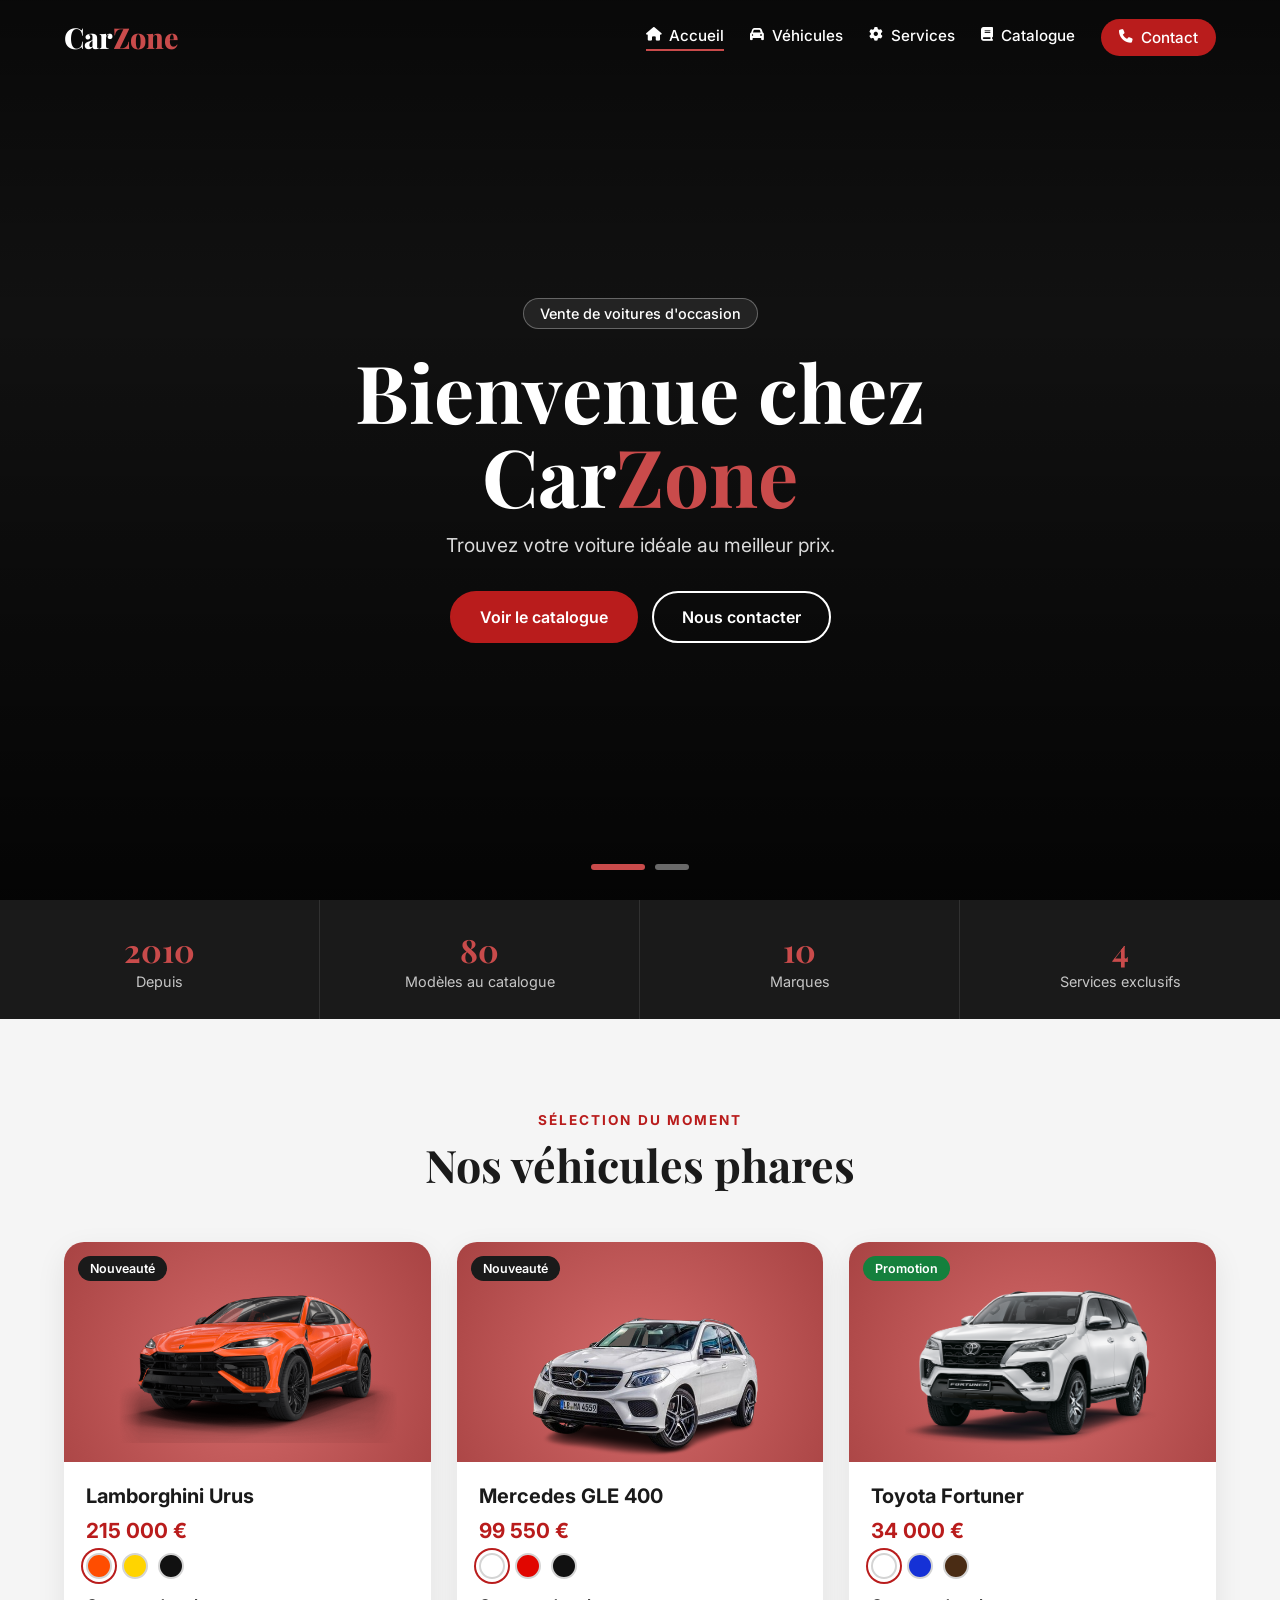
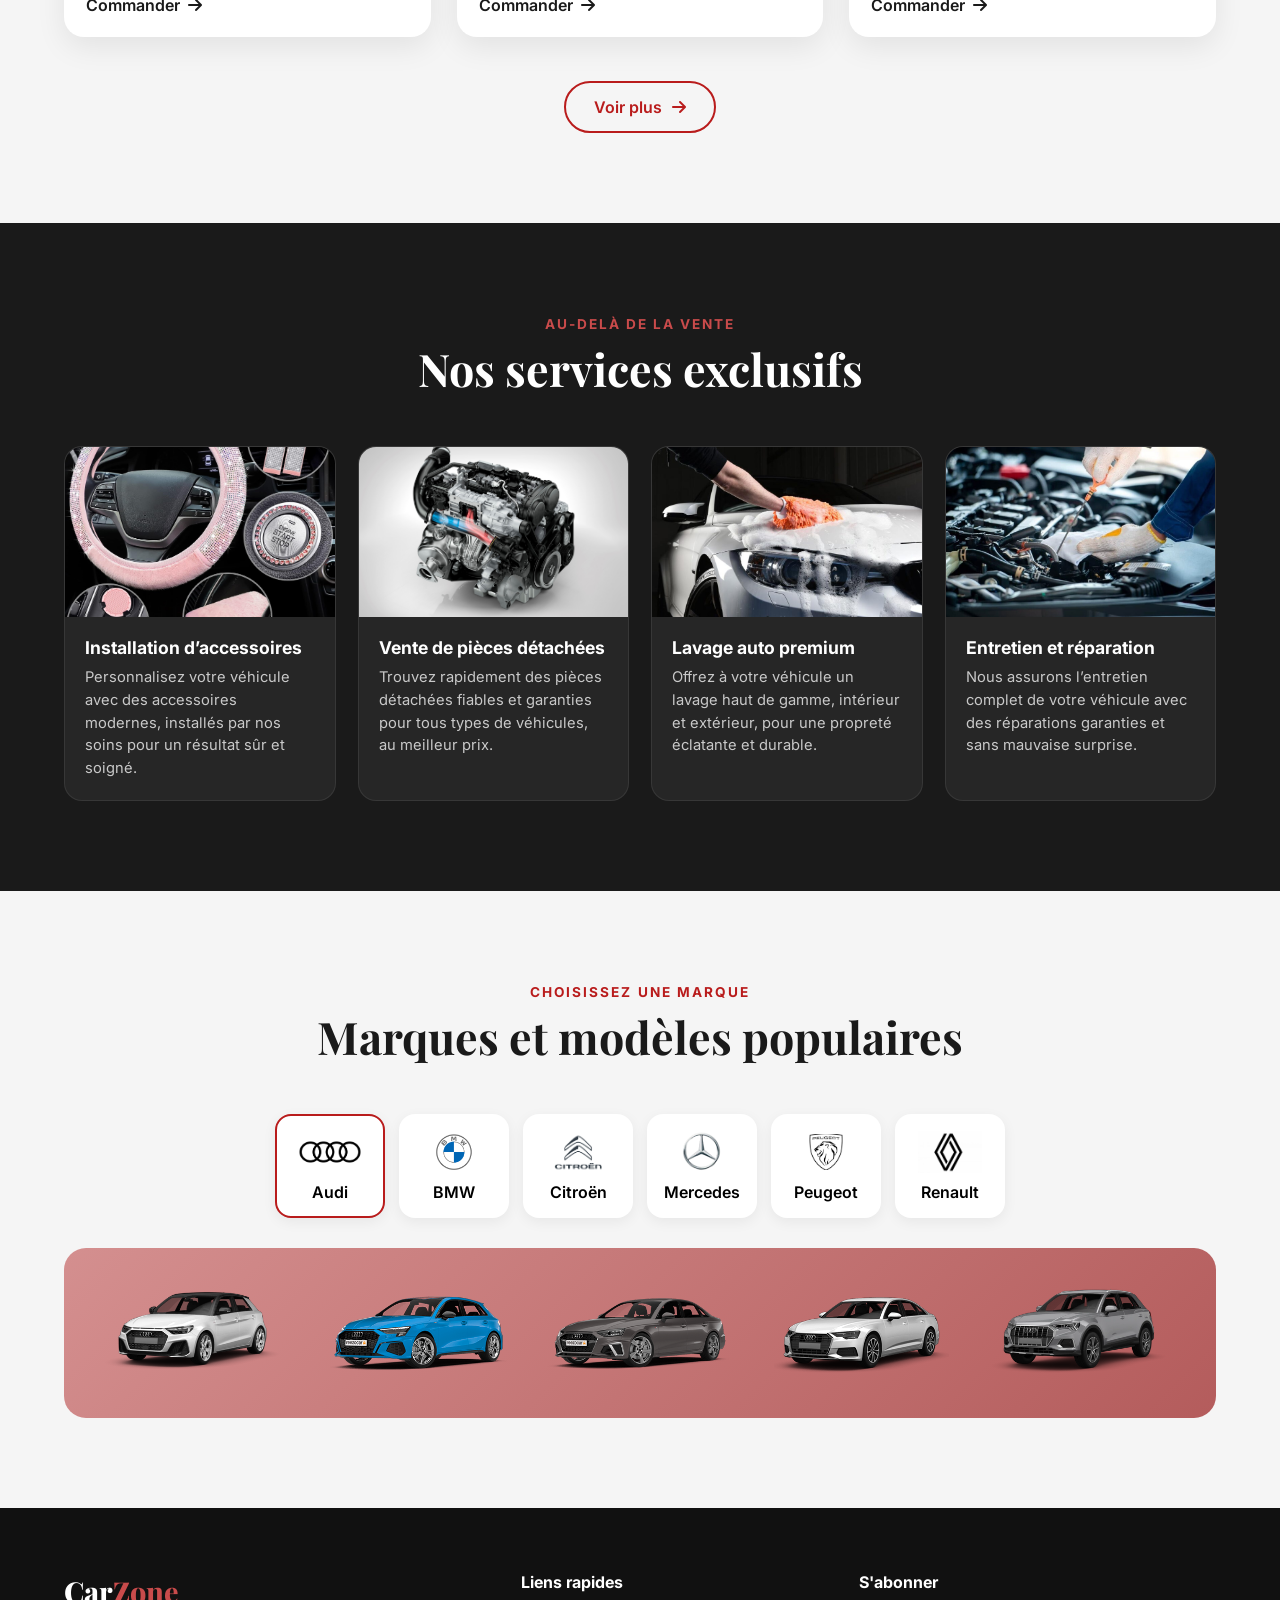
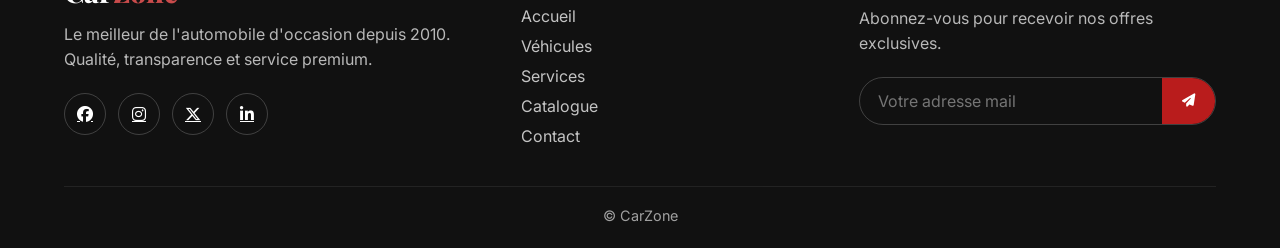
<file: index.html>
<!DOCTYPE html>
<html lang="fr">

<head>
    <meta charset="UTF-8">
    <meta name="viewport" content="width=device-width, initial-scale=1.0">
    <title>CarZone — Voitures d'occasion</title>
    <link rel="preconnect" href="https://fonts.googleapis.com">
    <link rel="preconnect" href="https://fonts.gstatic.com" crossorigin>
    <link href="https://fonts.googleapis.com/css2?family=Playfair+Display:wght@700;800&family=Inter:wght@400;500;600;700&display=swap" rel="stylesheet">
    <link rel="stylesheet" href="https://cdnjs.cloudflare.com/ajax/libs/font-awesome/6.7.2/css/all.min.css"
        integrity="sha512-Evv84Mr4kqVGRNSgIGL/F/aIDqQb7xQ2vcrdIwxfjThSH8CSR7PBEakCr51Ck+w+/U6swU2Im1vVX0SVk9ABhg=="
        crossorigin="anonymous" referrerpolicy="no-referrer" />
    <link rel="stylesheet" href="style.css">
</head>

<body>
    <header>
        <a href="#accueil" class="logo">Car<span>Zone</span></a>
        <button class="burger" aria-label="Ouvrir le menu" aria-expanded="false">
            <i class="fa-solid fa-bars"></i>
        </button>
        <nav>
            <ul>
                <li><a href="#accueil" class="actif"><i class="fa-solid fa-house"></i> Accueil</a></li>
                <li><a href="#vehic-phare"><i class="fa-solid fa-car"></i> Véhicules</a></li>
                <li><a href="#services"><i class="fa-solid fa-gear"></i> Services</a></li>
                <li><a href="catalogue.html"><i class="fa-solid fa-book"></i> Catalogue</a></li>
                <li><a href="contact.html" class="contact"><i class="fa-solid fa-phone"></i> Contact</a></li>
            </ul>
        </nav>
    </header>

    <div class="global" id="accueil">
        <video src="vidéo/181537-866999852_small.mp4" muted autoplay loop playsinline id="vid"></video>
        <div class="texte-accueil">
            <span class="badge">Vente de voitures d'occasion</span>
            <h1>Bienvenue chez Car<span>Zone</span></h1>
            <p>Trouvez votre voiture idéale au meilleur prix.</p>
            <div class="boutons">
                <a href="catalogue.html" class="btn btn-rouge">Voir le catalogue</a>
                <a href="contact.html" class="btn btn-contour">Nous contacter</a>
            </div>
        </div>
        <div class="bouton-accueil" aria-label="Changer de vidéo">
            <button class="actif" data-video="vidéo/181537-866999852_small.mp4" aria-label="Vidéo 1"></button>
            <button data-video="vidéo/vidéo-aaccueil.mp4" aria-label="Vidéo 2"></button>
        </div>
    </div>

    <div class="chiffres">
        <div><strong>2010</strong><span>Depuis</span></div>
        <div><strong>80</strong><span>Modèles au catalogue</span></div>
        <div><strong>10</strong><span>Marques</span></div>
        <div><strong>4</strong><span>Services exclusifs</span></div>
    </div>

    <section id="vehic-phare" class="bloc">
        <div class="titre-section">
            <span>Sélection du moment</span>
            <h2>Nos véhicules phares</h2>
        </div>
        <div class="card-container">
            <article class="voiture-phare">
                <span class="info">Nouveauté</span>
                <a href="formulaire.html" class="voiture-img"><img src="images/voiture phares/lambo-uru-orange.webp" alt="Lamborghini Urus"></a>
                <div class="voiture-corps">
                    <h3>Lamborghini Urus</h3>
                    <p class="prix">215 000 €</p>
                    <div class="color-container">
                        <button class="voiture-color actif" style="--c: #ff4d00" data-img="images/voiture phares/lambo-uru-orange.webp" aria-label="Orange"></button>
                        <button class="voiture-color" style="--c: #ffd400" data-img="images/voiture phares/lambo-urus-jaune.webp" aria-label="Jaune"></button>
                        <button class="voiture-color" style="--c: #111111" data-img="images/voiture phares/lambo-urus-noir.png" aria-label="Noir"></button>
                    </div>
                    <a href="formulaire.html" class="commander">Commander <i class="fa-solid fa-arrow-right"></i></a>
                </div>
            </article>
            <article class="voiture-phare">
                <span class="info">Nouveauté</span>
                <a href="formulaire.html" class="voiture-img"><img src="images/voiture phares/GLE400-blanc-removebg-preview.png" alt="Mercedes GLE 400"></a>
                <div class="voiture-corps">
                    <h3>Mercedes GLE 400</h3>
                    <p class="prix">99 550 €</p>
                    <div class="color-container">
                        <button class="voiture-color actif" style="--c: #ffffff" data-img="images/voiture phares/GLE400-blanc-removebg-preview.png" aria-label="Blanc"></button>
                        <button class="voiture-color" style="--c: #e10600" data-img="images/voiture phares/gle400-ROUGE-removebg-preview.png" aria-label="Rouge"></button>
                        <button class="voiture-color" style="--c: #111111" data-img="images/voiture phares/GLE400-noir-removebg-preview.png" aria-label="Noir"></button>
                    </div>
                    <a href="formulaire.html" class="commander">Commander <i class="fa-solid fa-arrow-right"></i></a>
                </div>
            </article>
            <article class="voiture-phare">
                <span class="info promo">Promotion</span>
                <a href="formulaire.html" class="voiture-img"><img src="images/voiture phares/toyota-fortuner-blanc.png" alt="Toyota Fortuner"></a>
                <div class="voiture-corps">
                    <h3>Toyota Fortuner</h3>
                    <p class="prix">34 000 €</p>
                    <div class="color-container">
                        <button class="voiture-color actif" style="--c: #ffffff" data-img="images/voiture phares/toyota-fortuner-blanc.png" aria-label="Blanc"></button>
                        <button class="voiture-color" style="--c: #1531d6" data-img="images/voiture phares/toyota-fortuner-blue.png" aria-label="Bleu"></button>
                        <button class="voiture-color" style="--c: #4a2c14" data-img="images/voiture phares/toyota-fortuner-maron.png" aria-label="Marron"></button>
                    </div>
                    <a href="formulaire.html" class="commander">Commander <i class="fa-solid fa-arrow-right"></i></a>
                </div>
            </article>
        </div>
        <div class="plus">
            <a href="catalogue.html" class="btn btn-contour-sombre">Voir plus <i class="fa-solid fa-arrow-right"></i></a>
        </div>
    </section>

    <section id="services" class="bloc bloc-sombre">
        <div class="titre-section">
            <span>Au-delà de la vente</span>
            <h2>Nos services exclusifs</h2>
        </div>
        <div class="fig-container">
            <a href="formulaire.html" class="service">
                <img src="images/autres-services/accessoire.jpg" alt="">
                <div class="service-corps">
                    <h3>Installation d’accessoires</h3>
                    <p>Personnalisez votre véhicule avec des accessoires modernes, installés par nos soins pour un résultat sûr et soigné.</p>
                </div>
            </a>
            <a href="formulaire.html" class="service">
                <img src="images/autres-services/moteur.jpg" alt="">
                <div class="service-corps">
                    <h3>Vente de pièces détachées</h3>
                    <p>Trouvez rapidement des pièces détachées fiables et garanties pour tous types de véhicules, au meilleur prix.</p>
                </div>
            </a>
            <a href="formulaire.html" class="service">
                <img src="images/autres-services/lavage.jpg" alt="">
                <div class="service-corps">
                    <h3>Lavage auto premium</h3>
                    <p>Offrez à votre véhicule un lavage haut de gamme, intérieur et extérieur, pour une propreté éclatante et durable.</p>
                </div>
            </a>
            <a href="formulaire.html" class="service">
                <img src="images/autres-services/vidnage-entretien.jpg" alt="">
                <div class="service-corps">
                    <h3>Entretien et réparation</h3>
                    <p>Nous assurons l’entretien complet de votre véhicule avec des réparations garanties et sans mauvaise surprise.</p>
                </div>
            </a>
        </div>
    </section>

    <section id="marques" class="bloc">
        <div class="titre-section">
            <span>Choisissez une marque</span>
            <h2>Marques et modèles populaires</h2>
        </div>
        <div class="card-container2">
            <button class="marque actif" data-voitures="images/voitures/audi+a1.png|images/voitures/audi+a3.png|images/voitures/audi+a4.png|images/voitures/audi+a6.png|images/voitures/audi+q3.png">
                <img src="images/marques/audi-logo.png" alt=""><span>Audi</span>
            </button>
            <button class="marque" data-voitures="images/voitures/bM/bmw+serie+1.png|images/voitures/bM/bmw+serie+3.png|images/voitures/bM/bmw+x1.png|images/voitures/bM/bmw+x3.png|images/voitures/bM/bmw+x4.png">
                <img src="images/marques/BMW-Logo.png" alt=""><span>BMW</span>
            </button>
            <button class="marque" data-voitures="images/voitures/citro/citroen+c3.png|images/voitures/citro/citroen+c3+aircross.png|images/voitures/citro/citroen+c4.png|images/voitures/citro/citroen+c4+cactus.png|images/voitures/citro/citroen+c5+x.png">
                <img src="images/marques/logo-citroen$.png" alt=""><span>Citroën</span>
            </button>
            <button class="marque" data-voitures="images/voitures/merce/mercedes_benz+cla.png|images/voitures/merce/mercedes_benz+classe+a.png|images/voitures/merce/mercedes_benz+classe+c.png|images/voitures/merce/mercedes_benz+gla.png|images/voitures/merce/mercedes+gle+coupe.png">
                <img src="images/marques/images-removebg-preview (1).png" alt=""><span>Mercedes</span>
            </button>
            <button class="marque" data-voitures="images/voitures/peugeot/peugeot+208+allure.png|images/voitures/peugeot/peugeot+308+gti.png|images/voitures/peugeot/peugeot+508.png|images/voitures/peugeot/peugeot+2008+gtline.png|images/voitures/peugeot/peugeot+3008+allure.png">
                <img src="images/marques/peugot.png" alt=""><span>Peugeot</span>
            </button>
            <button class="marque" data-voitures="images/voitures/Renault/renault+captur.png|images/voitures/Renault/renault+clio.png|images/voitures/Renault/renault+kadjar.png|images/voitures/Renault/renault+megane.png|images/voitures/Renault/renault+twingo.png">
                <img src="images/marques/renault-logo.jpg" alt=""><span>Renault</span>
            </button>
        </div>
        <div class="voiture-container">
            <a href="formulaire.html"><img src="images/voitures/audi+a1.png" alt="Modèle de la marque choisie"></a>
            <a href="formulaire.html"><img src="images/voitures/audi+a3.png" alt="Modèle de la marque choisie"></a>
            <a href="formulaire.html"><img src="images/voitures/audi+a4.png" alt="Modèle de la marque choisie"></a>
            <a href="formulaire.html"><img src="images/voitures/audi+a6.png" alt="Modèle de la marque choisie"></a>
            <a href="formulaire.html"><img src="images/voitures/audi+q3.png" alt="Modèle de la marque choisie"></a>
        </div>
    </section>

    <footer>
        <div class="container-foot">
            <div class="nom">
                <a href="#accueil" class="logo">Car<span>Zone</span></a>
                <p>Le meilleur de l'automobile d'occasion depuis 2010.<br>Qualité, transparence et service premium.</p>
                <div class="reseaux">
                    <a href="" aria-label="Facebook"><i class="fa-brands fa-facebook"></i></a>
                    <a href="" aria-label="Instagram"><i class="fa-brands fa-instagram"></i></a>
                    <a href="" aria-label="X"><i class="fa-brands fa-x-twitter"></i></a>
                    <a href="" aria-label="LinkedIn"><i class="fa-brands fa-linkedin-in"></i></a>
                </div>
            </div>
            <div class="liens">
                <h3>Liens rapides</h3>
                <ul>
                    <li><a href="#accueil">Accueil</a></li>
                    <li><a href="#vehic-phare">Véhicules</a></li>
                    <li><a href="#services">Services</a></li>
                    <li><a href="catalogue.html">Catalogue</a></li>
                    <li><a href="contact.html">Contact</a></li>
                </ul>
            </div>
            <div class="abonner">
                <h3>S'abonner</h3>
                <p>Abonnez-vous pour recevoir nos offres exclusives.</p>
                <form id="abonnement">
                    <input type="email" placeholder="Votre adresse mail" aria-label="Adresse mail" required>
                    <button type="submit" aria-label="S'abonner"><i class="fa-solid fa-paper-plane"></i></button>
                </form>
                <p class="merci" id="merci" hidden>Vous avez été inscrit avec succès.</p>
            </div>
        </div>
        <p class="copyright">© CarZone</p>
    </footer>

    <script src="script.js"></script>
</body>

</html>
</file>
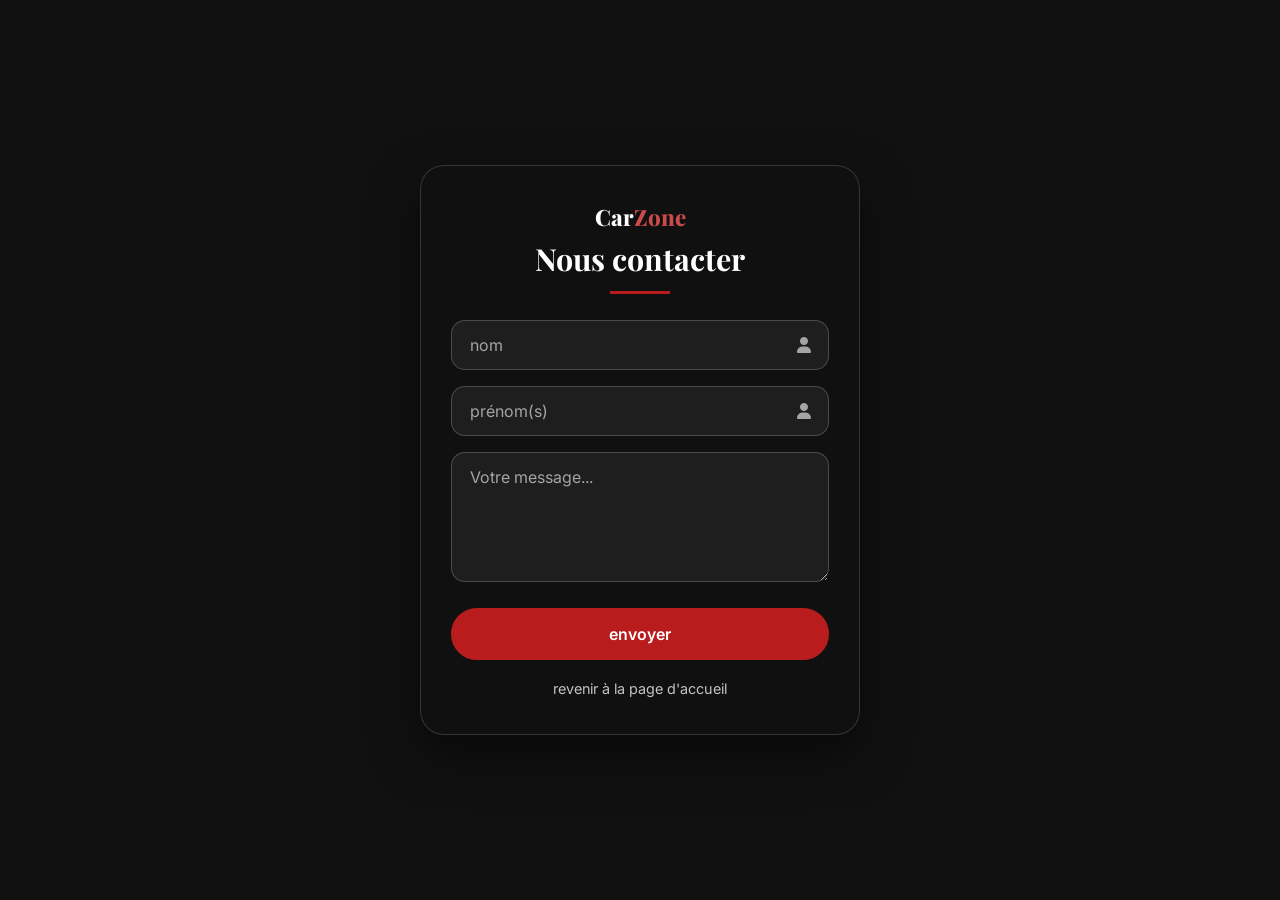
<file: contact.html>
<!DOCTYPE html>
<html lang="en">

<head>
    <meta charset="UTF-8">
    <meta name="viewport" content="width=device-width, initial-scale=1.0">
    <title>CarZone — Contact</title>
    <link rel="stylesheet" href="contact.css">
    <link rel="stylesheet" href="https://cdnjs.cloudflare.com/ajax/libs/font-awesome/6.7.2/css/all.min.css"
        integrity="sha512-Evv84Mr4kqVGRNSgIGL/F/aIDqQb7xQ2vcrdIwxfjThSH8CSR7PBEakCr51Ck+w+/U6swU2Im1vVX0SVk9ABhg=="
        crossorigin="anonymous" referrerpolicy="no-referrer" />
</head>

<body>
    <div class="video">
        <video src="vidéo/vidéo-aaccueil.mp4" autoplay muted loop playsinline></video>
        <section>
            <a href="index.html" class="logo-site">Car<span>Zone</span></a>
            <h1>Nous contacter</h1>
            <form id="form-contact">
                <div class="input-box">
                    <input type="text" placeholder="nom" aria-label="Nom" required>
                    <div class="logo"><i class="fa-solid fa-user"></i></div>
                </div>

                <div class="input-box">
                    <input type="text" placeholder="prénom(s)" aria-label="Prénom(s)" required>
                    <div class="logo2"><i class="fa-solid fa-user"></i></div>
                </div>
                <div class="txt">
                    <textarea name="message" placeholder="Votre message..." aria-label="Message" required></textarea>
                </div>
                <div class="bouton"><button type="submit">envoyer</button></div>

                <div class="revenir"> <a href="index.html">revenir à la page d'accueil</a>

                </div>
                <!-- <div class="revenir2">
                    <p>vous n'avez pas de compte ? <a href="formulaire2.html" style="color: white;">s'inscrire</a></p>
                </div> -->

            </form>
            <p class="confirmation" id="confirmation" hidden>Merci ! Votre message a bien été envoyé.</p>
        </section>
    </div>
    <script>
        document.getElementById("form-contact").addEventListener("submit", (e) => {
            e.preventDefault();
            e.target.reset();
            document.getElementById("confirmation").hidden = false;
        });
    </script>
</body>

</html>
</file>
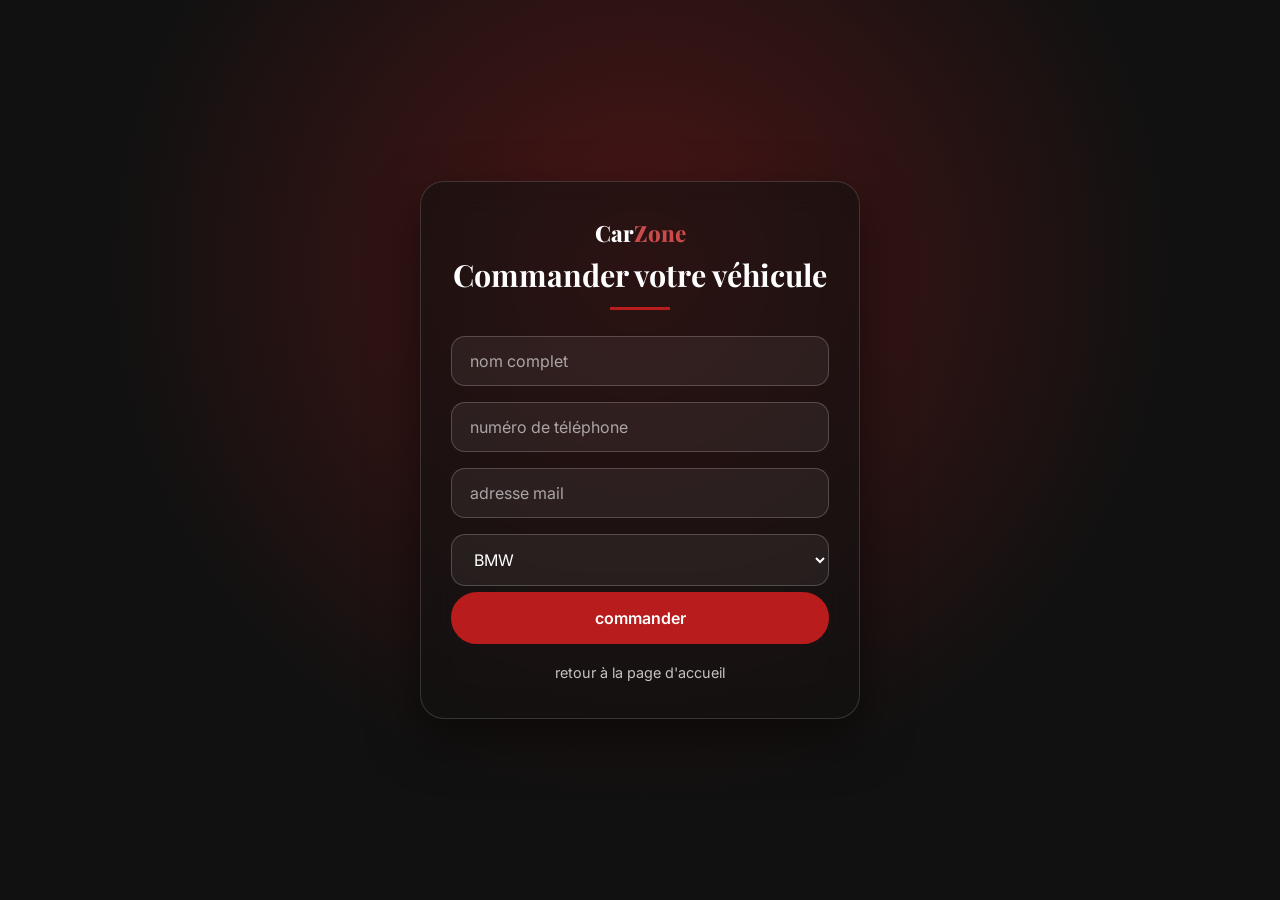
<file: formulaire.html>
<!DOCTYPE html>
<html lang="fr">

<head>
    <meta charset="UTF-8">
    <meta name="viewport" content="width=device-width, initial-scale=1.0">
    <title>CarZone — Commander</title>
    <link rel="stylesheet" href="formulaire.css">
</head>

<body>
    <section>
        <a href="index.html" class="logo-site">Car<span>Zone</span></a>
        <h1>Commander votre véhicule</h1>
        <form id="form-commande">
            <div class="input-box">
                <div class="input">
                    <input type="text" placeholder="nom complet" required>
                </div>
                <div class="input">
                    <input type="tel" placeholder="numéro de téléphone" required>
                </div>
                <div class="input">
                    <input type="email" placeholder="adresse mail" required>
                </div>
            </div>
            <div class="option-box">
                <select name="article" id="article">
                    <option value="">BMW</option>
                    <option value="">AUDI</option>
                    <option value="">lamborghini</option>
                    <option value="">TOYOTA</option>
                    <option value="">Renault</option>
                    <option value="">Ford</option>
                </select>
            </div>
            <div class="btn-sub">
                <button type="submit">commander</button>
            </div>

            <div class="retour">
                <a href="index.html">retour à la page d'accueil</a>
            </div>
        </form>
        <p class="confirmation" id="confirmation" hidden>Votre commande a été effectuée avec succès. Nous vous contacterons très vite.</p>
    </section>
    <script>
        document.getElementById("form-commande").addEventListener("submit", (e) => {
            e.preventDefault();
            e.target.reset();
            document.getElementById("confirmation").hidden = false;
        });
    </script>
</body>

</html>
</file>
<file: style.css>
* {
    margin: 0;
    padding: 0;
    box-sizing: border-box;
}

:root {
    --rouge: #b91c1c;
    --rouge-clair: #c94b4b;
    --noir: #1a1a1a;
    --noir-2: #111111;
    --gris: #6c757d;
    --gris-clair: #f5f5f5;
    --blanc: #ffffff;
}

html {
    scroll-behavior: smooth;
    scroll-padding-top: 80px;
}

body {
    font-family: "Inter", "Segoe UI", Arial, sans-serif;
    color: var(--noir);
    background: var(--gris-clair);
}

img {
    display: block;
    max-width: 100%;
}

.logo,
h1,
h2 {
    font-family: "Playfair Display", Georgia, serif;
}

.logo span,
h1 span {
    color: var(--rouge-clair);
}

/* ===== en-tête ===== */
header {
    position: fixed;
    top: 0;
    z-index: 100;
    width: 100%;
    display: flex;
    align-items: center;
    justify-content: space-between;
    padding: 18px 5%;
    transition: background 0.3s, padding 0.3s, box-shadow 0.3s;
}

header.even {
    background: var(--blanc);
    padding: 12px 5%;
    box-shadow: 0 4px 20px rgba(0, 0, 0, 0.08);
}

.logo {
    font-size: 1.8rem;
    font-weight: 800;
    color: var(--blanc);
    text-decoration: none;
    transition: color 0.3s;
}

header.even .logo {
    color: var(--noir);
}

nav ul {
    display: flex;
    align-items: center;
    gap: 26px;
    list-style: none;
}

nav a {
    display: inline-flex;
    align-items: center;
    gap: 8px;
    color: var(--blanc);
    text-decoration: none;
    font-weight: 500;
    font-size: 0.95rem;
    padding-bottom: 4px;
    border-bottom: 2px solid transparent;
    transition: color 0.3s, border-color 0.3s;
}

nav a i {
    font-size: 0.85rem;
}

nav a:hover,
nav a.actif {
    border-bottom-color: var(--rouge-clair);
}

header.even nav a {
    color: var(--noir);
}

nav a.contact {
    padding: 9px 18px;
    border: none;
    border-radius: 99px;
    background: var(--rouge);
    color: var(--blanc) !important;
}

nav a.contact:hover {
    background: var(--noir);
}

.burger {
    display: none;
    background: none;
    border: none;
    color: var(--blanc);
    font-size: 1.5rem;
    cursor: pointer;
}

header.even .burger {
    color: var(--noir);
}

/* ===== boutons ===== */
.btn {
    display: inline-flex;
    align-items: center;
    justify-content: center;
    gap: 10px;
    padding: 14px 28px;
    border-radius: 99px;
    font-weight: 600;
    text-decoration: none;
    transition: background 0.3s, color 0.3s, transform 0.2s;
}

.btn:hover {
    transform: translateY(-2px);
}

.btn-rouge {
    background: var(--rouge);
    color: var(--blanc);
    border: 2px solid var(--rouge);
}

.btn-rouge:hover {
    background: transparent;
}

.btn-contour {
    color: var(--blanc);
    border: 2px solid var(--blanc);
}

.btn-contour:hover {
    background: var(--blanc);
    color: var(--noir);
}

.btn-contour-sombre {
    color: var(--rouge);
    border: 2px solid var(--rouge);
}

.btn-contour-sombre:hover {
    background: var(--rouge);
    color: var(--blanc);
}

/* ===== accueil ===== */
.global {
    position: relative;
    min-height: 100vh;
    min-height: 100svh;
    display: flex;
    align-items: center;
    justify-content: center;
    overflow: hidden;
    background: var(--noir-2);
    color: var(--blanc);
}

.global video {
    position: absolute;
    inset: 0;
    width: 100%;
    height: 100%;
    object-fit: cover;
    filter: brightness(45%);
}

.global::after {
    content: "";
    position: absolute;
    inset: 0;
    background: linear-gradient(180deg, rgba(0, 0, 0, 0.5) 0%, transparent 35%, rgba(0, 0, 0, 0.75) 100%);
}

.texte-accueil {
    position: relative;
    z-index: 1;
    text-align: center;
    padding: 120px 5% 80px;
    max-width: 860px;
}

.badge {
    display: inline-block;
    padding: 6px 16px;
    border-radius: 99px;
    border: 1px solid rgba(255, 255, 255, 0.3);
    background: rgba(255, 255, 255, 0.08);
    font-size: 0.9rem;
    font-weight: 500;
}

.texte-accueil h1 {
    font-size: clamp(2.6rem, 7vw, 5rem);
    line-height: 1.05;
    margin: 20px 0 16px;
}

.texte-accueil p {
    font-size: 1.2rem;
    opacity: 0.85;
    margin-bottom: 34px;
}

.boutons {
    display: flex;
    flex-wrap: wrap;
    justify-content: center;
    gap: 14px;
}

.bouton-accueil {
    position: absolute;
    z-index: 1;
    bottom: 30px;
    left: 50%;
    transform: translateX(-50%);
    display: flex;
    gap: 10px;
}

.bouton-accueil button {
    width: 34px;
    height: 6px;
    border: none;
    border-radius: 99px;
    background: rgba(255, 255, 255, 0.4);
    cursor: pointer;
    transition: background 0.3s, width 0.3s;
}

.bouton-accueil button.actif {
    width: 54px;
    background: var(--rouge-clair);
}

/* ===== chiffres ===== */
.chiffres {
    display: grid;
    grid-template-columns: repeat(4, 1fr);
    background: var(--noir);
    color: var(--blanc);
}

.chiffres div {
    padding: 28px 16px;
    text-align: center;
    border-right: 1px solid rgba(255, 255, 255, 0.1);
}

.chiffres div:last-child {
    border-right: none;
}

.chiffres strong {
    display: block;
    font-family: "Playfair Display", serif;
    font-size: 2rem;
    color: var(--rouge-clair);
}

.chiffres span {
    font-size: 0.9rem;
    opacity: 0.75;
}

/* ===== sections ===== */
.bloc {
    padding: 90px 5%;
}

.bloc > * {
    max-width: 1200px;
    margin-left: auto;
    margin-right: auto;
}

.bloc-sombre {
    background: var(--noir);
    color: var(--blanc);
}

.titre-section {
    text-align: center;
    margin-bottom: 48px;
}

.titre-section span {
    color: var(--rouge);
    font-weight: 700;
    font-size: 0.85rem;
    text-transform: uppercase;
    letter-spacing: 0.15em;
}

.bloc-sombre .titre-section span {
    color: var(--rouge-clair);
}

.titre-section h2 {
    font-size: clamp(2rem, 5vw, 2.8rem);
    margin-top: 6px;
}

/* ===== véhicules phares ===== */
.card-container {
    display: grid;
    grid-template-columns: repeat(3, 1fr);
    gap: 26px;
}

.voiture-phare {
    position: relative;
    display: flex;
    flex-direction: column;
    overflow: hidden;
    border-radius: 20px;
    background: var(--blanc);
    box-shadow: 0 10px 30px rgba(0, 0, 0, 0.08);
    transition: transform 0.3s, box-shadow 0.3s;
}

.voiture-phare:hover {
    transform: translateY(-6px);
    box-shadow: 0 20px 40px rgba(0, 0, 0, 0.14);
}

.voiture-img {
    display: grid;
    place-items: center;
    height: 220px;
    padding: 20px;
    background: radial-gradient(circle at 50% 60%, #d46a6a 0%, #a84343 100%);
}

.voiture-img img {
    max-height: 100%;
    object-fit: contain;
    transition: transform 0.4s;
}

.voiture-phare:hover .voiture-img img {
    transform: scale(1.06);
}

.info {
    position: absolute;
    z-index: 1;
    top: 14px;
    left: 14px;
    padding: 5px 12px;
    border-radius: 99px;
    background: var(--noir);
    color: var(--blanc);
    font-size: 0.78rem;
    font-weight: 600;
}

.info.promo {
    background: #15803d;
}

.voiture-corps {
    display: flex;
    flex-direction: column;
    gap: 10px;
    padding: 22px;
}

.voiture-corps h3 {
    font-size: 1.25rem;
}

.prix {
    font-size: 1.3rem;
    font-weight: 700;
    color: var(--rouge);
}

.color-container {
    display: flex;
    gap: 10px;
}

.voiture-color {
    width: 26px;
    height: 26px;
    border-radius: 50%;
    background: var(--c);
    border: 2px solid #d4d4d4;
    cursor: pointer;
    transition: transform 0.2s, box-shadow 0.2s;
}

.voiture-color:hover {
    transform: scale(1.12);
}

.voiture-color.actif {
    box-shadow: 0 0 0 3px var(--blanc), 0 0 0 5px var(--rouge);
}

.commander {
    margin-top: 6px;
    display: inline-flex;
    align-items: center;
    gap: 8px;
    color: var(--noir);
    font-weight: 600;
    text-decoration: none;
    transition: gap 0.3s, color 0.3s;
}

.commander:hover {
    gap: 12px;
    color: var(--rouge);
}

.plus {
    text-align: center;
    margin-top: 44px;
}

/* ===== services ===== */
.fig-container {
    display: grid;
    grid-template-columns: repeat(4, 1fr);
    gap: 22px;
}

.service {
    overflow: hidden;
    border-radius: 18px;
    background: #262626;
    color: var(--blanc);
    text-decoration: none;
    border: 1px solid rgba(255, 255, 255, 0.08);
    transition: transform 0.3s, border-color 0.3s;
}

.service:hover {
    transform: translateY(-6px);
    border-color: var(--rouge-clair);
}

.service img {
    width: 100%;
    height: 170px;
    object-fit: cover;
}

.service-corps {
    padding: 20px;
}

.service-corps h3 {
    font-size: 1.1rem;
    margin-bottom: 8px;
}

.service-corps p {
    font-size: 0.92rem;
    line-height: 1.55;
    opacity: 0.75;
}

/* ===== marques ===== */
.card-container2 {
    display: flex;
    flex-wrap: wrap;
    justify-content: center;
    gap: 14px;
    margin-bottom: 30px;
}

.marque {
    display: flex;
    flex-direction: column;
    align-items: center;
    gap: 8px;
    width: 110px;
    padding: 14px 10px;
    border-radius: 16px;
    border: 2px solid transparent;
    background: var(--blanc);
    box-shadow: 0 4px 14px rgba(0, 0, 0, 0.06);
    font: inherit;
    font-weight: 600;
    cursor: pointer;
    transition: border-color 0.3s, transform 0.2s;
}

.marque:hover {
    transform: translateY(-3px);
}

.marque.actif {
    border-color: var(--rouge);
}

.marque img {
    height: 44px;
    width: 64px;
    object-fit: contain;
}

.voiture-container {
    display: grid;
    grid-template-columns: repeat(5, 1fr);
    gap: 16px;
    padding: 30px;
    border-radius: 22px;
    background: linear-gradient(135deg, #d48f8f, #b45c5c);
}

.voiture-container a {
    display: grid;
    place-items: center;
    padding: 10px;
    border-radius: 14px;
    transition: background 0.3s;
}

.voiture-container a:hover {
    background: rgba(255, 255, 255, 0.2);
}

.voiture-container img {
    max-height: 110px;
    object-fit: contain;
}

/* ===== pied de page ===== */
footer {
    background: var(--noir-2);
    color: var(--blanc);
    padding: 64px 5% 24px;
}

.container-foot {
    max-width: 1200px;
    margin: 0 auto;
    display: grid;
    grid-template-columns: 1.4fr 1fr 1.2fr;
    gap: 40px;
}

.container-foot p {
    opacity: 0.7;
    line-height: 1.6;
    margin: 12px 0 20px;
}

.container-foot h3 {
    font-size: 1rem;
    margin-bottom: 14px;
}

.reseaux {
    display: flex;
    gap: 12px;
}

.reseaux a {
    display: grid;
    place-items: center;
    width: 42px;
    height: 42px;
    border-radius: 50%;
    border: 1px solid rgba(255, 255, 255, 0.2);
    color: var(--blanc);
    transition: background 0.3s, border-color 0.3s;
}

.reseaux a:hover {
    background: var(--rouge);
    border-color: var(--rouge);
}

.liens ul {
    list-style: none;
    display: flex;
    flex-direction: column;
    gap: 10px;
}

.liens a {
    color: var(--blanc);
    opacity: 0.75;
    text-decoration: none;
    transition: opacity 0.3s, color 0.3s;
}

.liens a:hover {
    opacity: 1;
    color: var(--rouge-clair);
}

#abonnement {
    display: flex;
    border-radius: 99px;
    overflow: hidden;
    border: 1px solid rgba(255, 255, 255, 0.2);
}

#abonnement input {
    flex: 1;
    min-width: 0;
    padding: 13px 18px;
    border: none;
    outline: none;
    background: transparent;
    color: var(--blanc);
    font: inherit;
}

#abonnement button {
    padding: 0 20px;
    border: none;
    background: var(--rouge);
    color: var(--blanc);
    cursor: pointer;
}

.container-foot .merci {
    margin-top: 10px;
    color: #4ade80;
    opacity: 1;
}

.copyright {
    max-width: 1200px;
    margin: 40px auto 0;
    padding-top: 20px;
    border-top: 1px solid rgba(255, 255, 255, 0.12);
    text-align: center;
    opacity: 0.6;
    font-size: 0.9rem;
}

/* ===== tablette ===== */
@media (max-width: 1024px) {
    .card-container {
        grid-template-columns: repeat(2, 1fr);
    }

    .fig-container {
        grid-template-columns: repeat(2, 1fr);
    }

    .voiture-container {
        grid-template-columns: repeat(3, 1fr);
    }
}

/* ===== mobile ===== */
@media (max-width: 860px) {
    header,
    header.even {
        padding: 12px 16px;
    }

    .burger {
        display: block;
        position: relative;
        z-index: 3;
    }

    nav {
        position: fixed;
        inset: 0;
        z-index: 2;
        background: rgba(17, 17, 17, 0.98);
        display: flex;
        align-items: center;
        justify-content: center;
        transform: translateX(100%);
        transition: transform 0.35s ease;
    }

    nav.ouvert {
        transform: translateX(0);
    }

    nav ul {
        flex-direction: column;
        gap: 26px;
    }

    nav a,
    header.even nav a {
        color: var(--blanc);
        font-size: 1.3rem;
    }

    nav.ouvert ~ .burger,
    header:has(nav.ouvert) .burger {
        color: var(--blanc);
    }

    .chiffres {
        grid-template-columns: repeat(2, 1fr);
    }

    .chiffres div:nth-child(2) {
        border-right: none;
    }

    .chiffres div:nth-child(-n + 2) {
        border-bottom: 1px solid rgba(255, 255, 255, 0.1);
    }

    .container-foot {
        grid-template-columns: 1fr;
    }
}

@media (max-width: 600px) {
    .logo {
        font-size: 1.5rem;
    }

    .texte-accueil {
        padding: 110px 16px 80px;
    }

    .texte-accueil p {
        font-size: 1.05rem;
    }

    .btn {
        flex: 1 1 200px;
    }

    .bloc {
        padding: 64px 16px;
    }

    .card-container {
        grid-template-columns: 1fr;
    }

    .voiture-img {
        height: 190px;
    }

    .fig-container {
        grid-template-columns: 1fr;
    }

    .service {
        display: grid;
        grid-template-columns: 120px 1fr;
    }

    .service img {
        height: 100%;
    }

    .service-corps {
        padding: 14px;
    }

    .service-corps p {
        font-size: 0.85rem;
    }

    .card-container2 {
        gap: 10px;
    }

    .marque {
        width: calc(33.33% - 7px);
        padding: 10px 6px;
        font-size: 0.85rem;
    }

    .voiture-container {
        grid-template-columns: repeat(2, 1fr);
        padding: 16px;
        gap: 8px;
    }

    .voiture-container a:last-child {
        grid-column: span 2;
    }

    footer {
        padding: 48px 16px 24px;
    }
}
</file>
<file: contact.css>
@import url('https://fonts.googleapis.com/css2?family=Playfair+Display:wght@700;800&family=Inter:wght@400;500;600;700&display=swap');

* {
    margin: 0;
    padding: 0;
    box-sizing: border-box;
}

:root {
    --rouge: #b91c1c;
    --rouge-clair: #c94b4b;
    --noir: #111111;
    --blanc: #ffffff;
}

html {
    background: var(--noir);
}

body {
    font-family: "Inter", Arial, sans-serif;
    color: var(--blanc);
}

.video {
    position: relative;
    min-height: 100vh;
    min-height: 100svh;
    display: flex;
    align-items: center;
    justify-content: center;
    padding: 32px 16px;
    overflow: hidden;
    background: var(--noir);
}

.video video {
    position: absolute;
    inset: 0;
    width: 100%;
    height: 100%;
    object-fit: cover;
    filter: brightness(35%);
}

section {
    position: relative;
    width: 100%;
    max-width: 440px;
    padding: 36px 30px;
    border-radius: 24px;
    border: 1px solid rgba(255, 255, 255, 0.15);
    background: rgba(17, 17, 17, 0.55);
    backdrop-filter: blur(16px);
    box-shadow: 0 20px 50px rgba(0, 0, 0, 0.5);
}

.logo-site {
    display: block;
    text-align: center;
    font-family: "Playfair Display", serif;
    font-size: 1.4rem;
    font-weight: 800;
    color: var(--blanc);
    text-decoration: none;
    margin-bottom: 6px;
}

.logo-site span {
    color: var(--rouge-clair);
}

h1 {
    text-align: center;
    font-family: "Playfair Display", serif;
    font-size: 1.9rem;
    margin-bottom: 26px;
}

h1::after {
    content: "";
    display: block;
    width: 60px;
    height: 3px;
    margin: 12px auto 0;
    background: var(--rouge);
}

.input-box,
.input,
.txt {
    position: relative;
    margin-bottom: 16px;
}

input,
textarea,
select {
    width: 100%;
    padding: 14px 18px;
    border-radius: 14px;
    border: 1px solid rgba(255, 255, 255, 0.2);
    background: rgba(255, 255, 255, 0.06);
    color: var(--blanc);
    font: inherit;
    outline: none;
    transition: border-color 0.3s, background 0.3s;
}

.input-box input {
    padding-right: 46px;
}

input:focus,
textarea:focus,
select:focus {
    border-color: var(--rouge-clair);
    background: rgba(255, 255, 255, 0.1);
}

input::placeholder,
textarea::placeholder {
    color: rgba(255, 255, 255, 0.6);
}

textarea {
    min-height: 130px;
    resize: vertical;
}

select option {
    color: var(--noir);
}

.logo,
.logo2 {
    position: absolute;
    right: 18px;
    top: 50%;
    transform: translateY(-50%);
    color: rgba(255, 255, 255, 0.6);
}

.bouton button,
.btn-sub button {
    width: 100%;
    margin-top: 6px;
    padding: 14px;
    border: 2px solid var(--rouge);
    border-radius: 99px;
    background: var(--rouge);
    color: var(--blanc);
    font: inherit;
    font-weight: 600;
    cursor: pointer;
    transition: background 0.3s;
}

.bouton button:hover,
.btn-sub button:hover {
    background: transparent;
}

.revenir,
.retour {
    text-align: center;
    margin-top: 18px;
}

.revenir a,
.retour a {
    color: rgba(255, 255, 255, 0.75);
    font-size: 0.9rem;
    text-decoration: none;
}

.revenir a:hover,
.retour a:hover {
    color: var(--blanc);
    text-decoration: underline;
}

.confirmation {
    margin-top: 16px;
    padding: 12px 16px;
    border-radius: 12px;
    background: rgba(74, 222, 128, 0.12);
    border: 1px solid rgba(74, 222, 128, 0.4);
    color: #86efac;
    text-align: center;
    font-size: 0.95rem;
}

@media (max-width: 400px) {
    section {
        padding: 28px 20px;
    }

    h1 {
        font-size: 1.6rem;
    }
}
</file>
<file: formulaire.css>
@import url('https://fonts.googleapis.com/css2?family=Playfair+Display:wght@700;800&family=Inter:wght@400;500;600;700&display=swap');

* {
    margin: 0;
    padding: 0;
    box-sizing: border-box;
}

:root {
    --rouge: #b91c1c;
    --rouge-clair: #c94b4b;
    --noir: #111111;
    --blanc: #ffffff;
}

html {
    background: var(--noir);
}

body {
    font-family: "Inter", Arial, sans-serif;
    color: var(--blanc);
}

.video {
    position: relative;
    min-height: 100vh;
    min-height: 100svh;
    display: flex;
    align-items: center;
    justify-content: center;
    padding: 32px 16px;
    overflow: hidden;
    background: var(--noir);
}

.video video {
    position: absolute;
    inset: 0;
    width: 100%;
    height: 100%;
    object-fit: cover;
    filter: brightness(35%);
}

section {
    position: relative;
    width: 100%;
    max-width: 440px;
    padding: 36px 30px;
    border-radius: 24px;
    border: 1px solid rgba(255, 255, 255, 0.15);
    background: rgba(17, 17, 17, 0.55);
    backdrop-filter: blur(16px);
    box-shadow: 0 20px 50px rgba(0, 0, 0, 0.5);
}

.logo-site {
    display: block;
    text-align: center;
    font-family: "Playfair Display", serif;
    font-size: 1.4rem;
    font-weight: 800;
    color: var(--blanc);
    text-decoration: none;
    margin-bottom: 6px;
}

.logo-site span {
    color: var(--rouge-clair);
}

h1 {
    text-align: center;
    font-family: "Playfair Display", serif;
    font-size: 1.9rem;
    margin-bottom: 26px;
}

h1::after {
    content: "";
    display: block;
    width: 60px;
    height: 3px;
    margin: 12px auto 0;
    background: var(--rouge);
}

.input-box,
.input,
.txt {
    position: relative;
    margin-bottom: 16px;
}

input,
textarea,
select {
    width: 100%;
    padding: 14px 18px;
    border-radius: 14px;
    border: 1px solid rgba(255, 255, 255, 0.2);
    background: rgba(255, 255, 255, 0.06);
    color: var(--blanc);
    font: inherit;
    outline: none;
    transition: border-color 0.3s, background 0.3s;
}

.input-box input {
    padding-right: 46px;
}

input:focus,
textarea:focus,
select:focus {
    border-color: var(--rouge-clair);
    background: rgba(255, 255, 255, 0.1);
}

input::placeholder,
textarea::placeholder {
    color: rgba(255, 255, 255, 0.6);
}

textarea {
    min-height: 130px;
    resize: vertical;
}

select option {
    color: var(--noir);
}

.logo,
.logo2 {
    position: absolute;
    right: 18px;
    top: 50%;
    transform: translateY(-50%);
    color: rgba(255, 255, 255, 0.6);
}

.bouton button,
.btn-sub button {
    width: 100%;
    margin-top: 6px;
    padding: 14px;
    border: 2px solid var(--rouge);
    border-radius: 99px;
    background: var(--rouge);
    color: var(--blanc);
    font: inherit;
    font-weight: 600;
    cursor: pointer;
    transition: background 0.3s;
}

.bouton button:hover,
.btn-sub button:hover {
    background: transparent;
}

.revenir,
.retour {
    text-align: center;
    margin-top: 18px;
}

.revenir a,
.retour a {
    color: rgba(255, 255, 255, 0.75);
    font-size: 0.9rem;
    text-decoration: none;
}

.revenir a:hover,
.retour a:hover {
    color: var(--blanc);
    text-decoration: underline;
}

.confirmation {
    margin-top: 16px;
    padding: 12px 16px;
    border-radius: 12px;
    background: rgba(74, 222, 128, 0.12);
    border: 1px solid rgba(74, 222, 128, 0.4);
    color: #86efac;
    text-align: center;
    font-size: 0.95rem;
}

@media (max-width: 400px) {
    section {
        padding: 28px 20px;
    }

    h1 {
        font-size: 1.6rem;
    }
}

/* page de commande : même carte, sur fond sombre */
body {
    min-height: 100vh;
    min-height: 100svh;
    display: flex;
    align-items: center;
    justify-content: center;
    padding: 32px 16px;
    background: radial-gradient(circle at 50% 30%, rgba(185, 28, 28, 0.35), transparent 60%), var(--noir);
}
</file>
